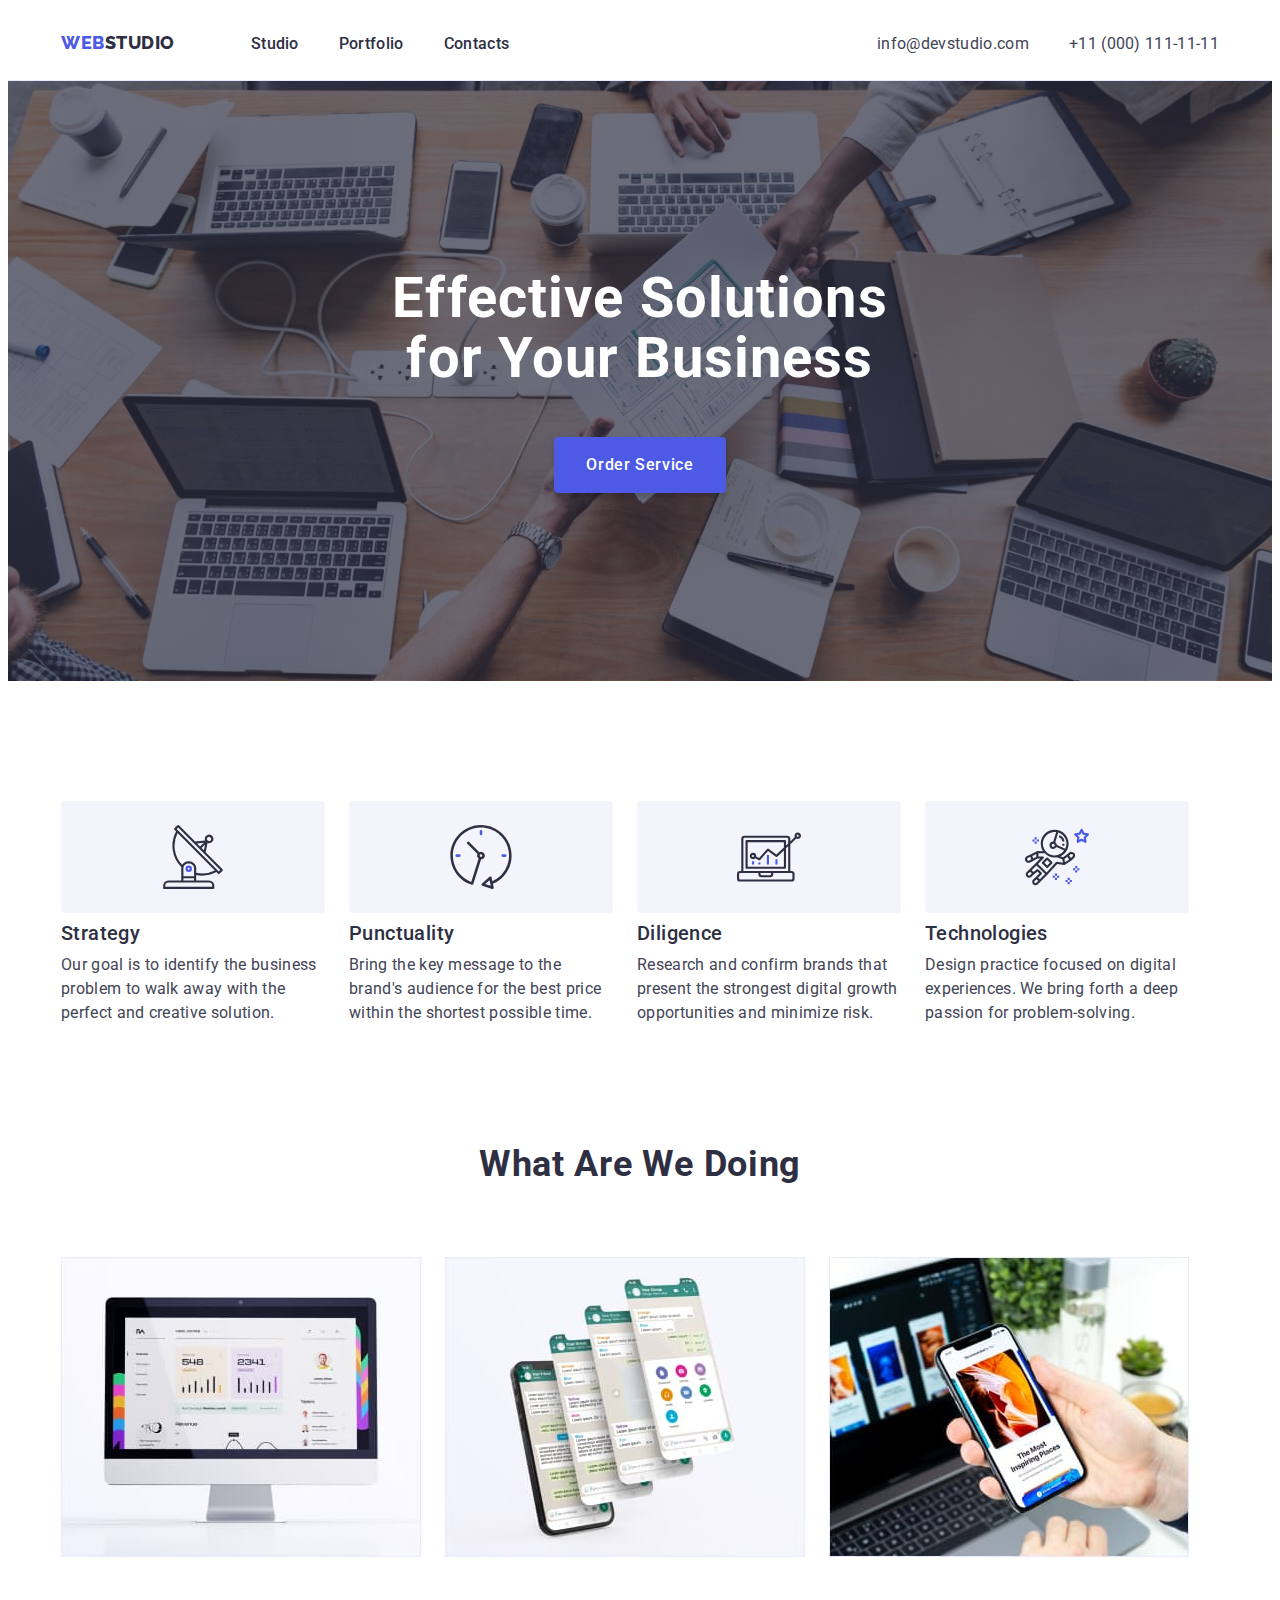
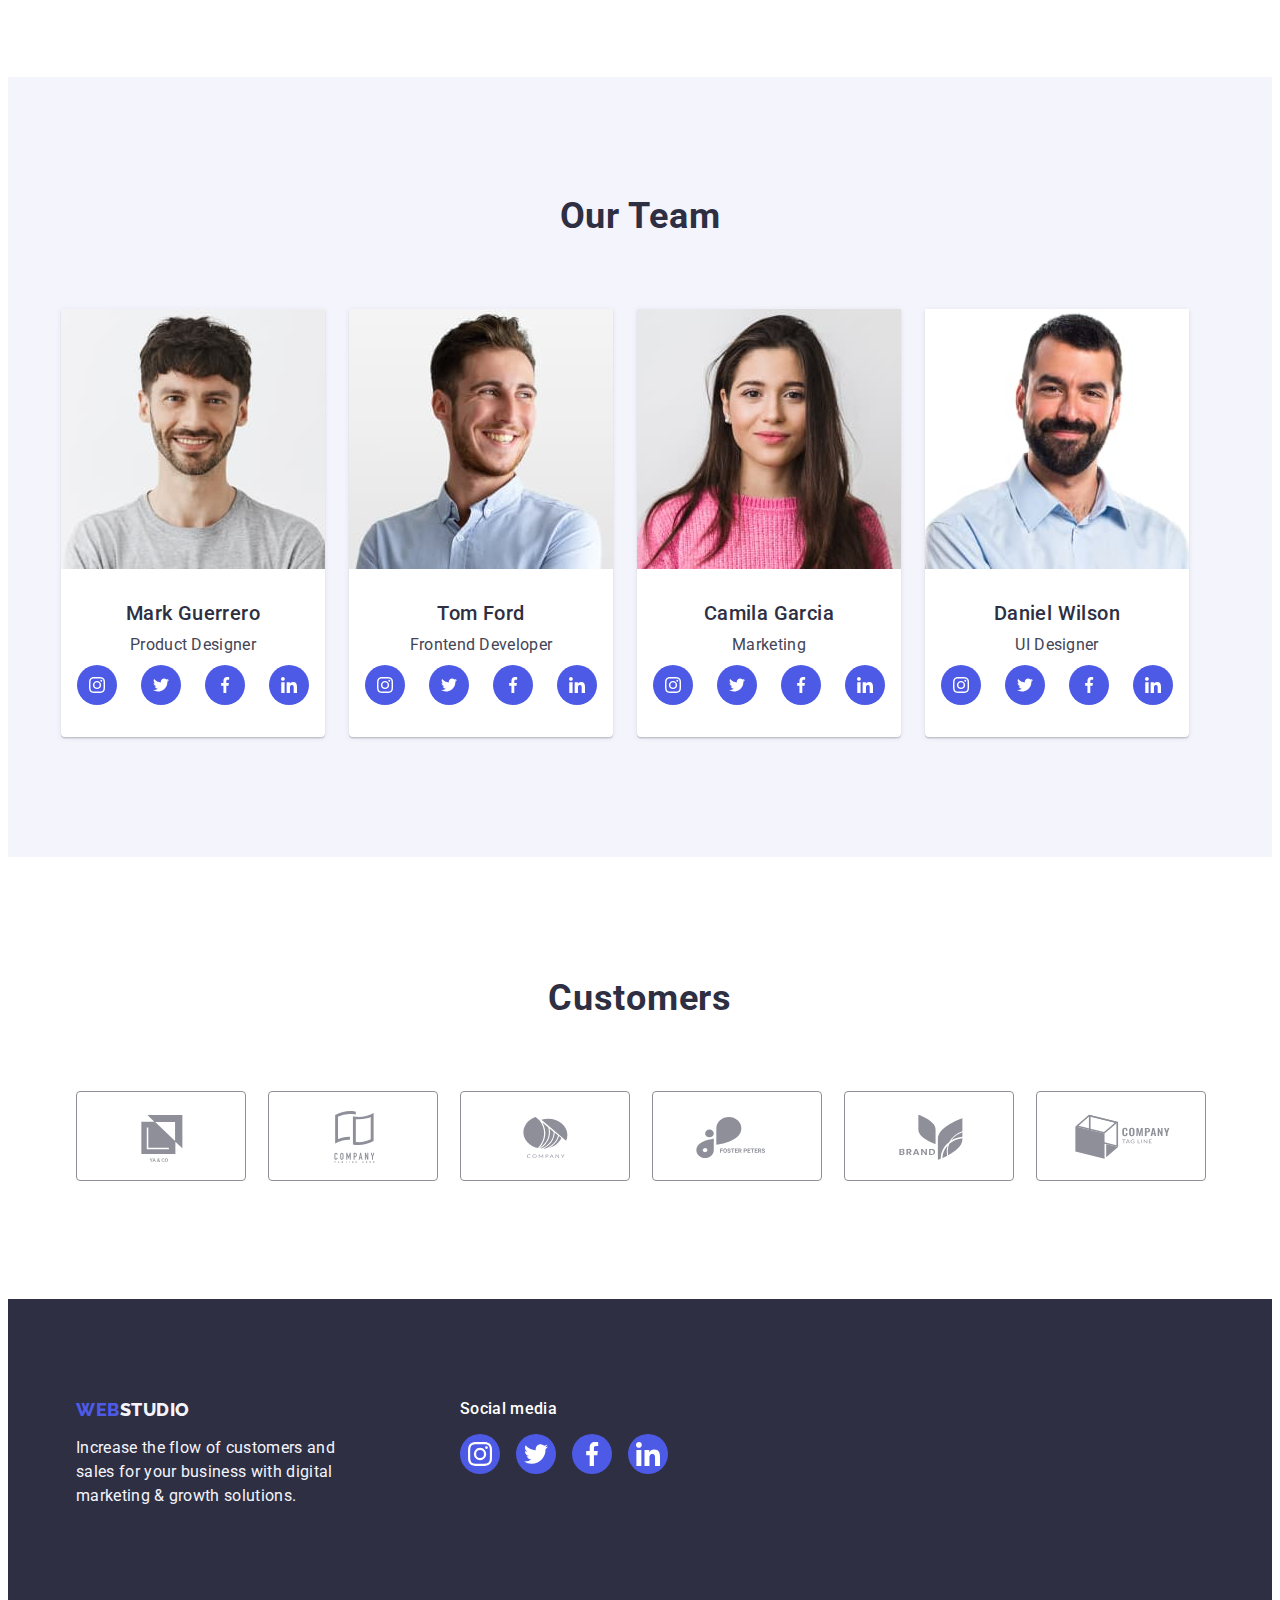
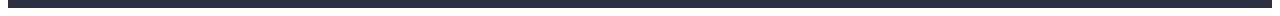
<file: index.html>
<!DOCTYPE html>
<html lang="en">
  <head>
    <meta charset="UTF-8" />
    <meta http-equiv="X-UA-Compatible" content="IE=edge" />
    <meta name="viewport" content="width=device-width, initial-scale=1.0" />
    <title>WebStudio</title>
    <link rel="preconnect" href="https://fonts.googleapis.com" />
    <link rel="preconnect" href="https://fonts.gstatic.com" crossorigin />
    <link
      href="https://fonts.googleapis.com/css2?family=Raleway:wght@800&family=Roboto:wght@400;500;700;900&display=swap"
      rel="stylesheet"
    />
    <link rel="stylesheet" href="./css/styles.css" />
    <link
      rel="stylesheet"
      href="https://cdnjs.cloudflare.com/ajax/libs/modern-normalize/1.1.0/modern-normalize.min.css"
      integrity="sha512-wpPYUAdjBVSE4KJnH1VR1HeZfpl1ub8YT/NKx4PuQ5NmX2tKuGu6U/JRp5y+Y8XG2tV+wKQpNHVUX03MfMFn9Q=="
      crossorigin="anonymous"
      referrerpolicy="no-referrer"
    />
    <link rel="stylesheet" href="./css/styles.css" />
  </head>
  <body>
    <header class="header">
      <div class="container">
        <nav class="header-navigation">
          <a class="header-logo link" href="./index.html"
            >Web<span class="logo-start">Studio</span></a
          >
          <ul class="header-list list">
            <li class="header-item">
              <a class="header-link link" href="./index.html">Studio</a>
            </li>
            <li class="header-item">
              <a class="header-link link" href="./portfolio.html">Portfolio</a>
            </li>
            <li class="header-item">
              <a class="header-link link" href="">Contacts</a>
            </li>
          </ul>
        </nav>
        <address class="adr">
          <ul class="list">
            <li>
              <a class="header-address link" href="mailto:info@devstudio.com"
                >info@devstudio.com</a
              >
            </li>
            <li>
              <a class="header-address link" href="tel:+110001111111"
                >+11 (000) 111-11-11</a
              >
            </li>
          </ul>
        </address>
      </div>
    </header>
    <main>
      <section class="hero">
        <div class="container cont-align">
          <h1 class="hero-name">Effective Solutions for Your Business</h1>
          <button class="hero-btn" type="button">Order Service</button>
        </div>
      </section>
      <section class="our-staks">
        <div class="container">
          <h2 hidden class="hidden-name">We are the Best</h2>
          <ul class="goals list">
            <li class="goals-item">
              <div class="goal-pic">
                <svg class="goal-icon" width="64" height="64">
                  <use href="./images/icons.svg#icon-antenna-1"></use>
                </svg>
              </div>
              <h3 class="goal-title">Strategy</h3>
              <p class="goal-text">
                Our goal is to identify the business problem to walk away with
                the perfect and creative solution.
              </p>
            </li>
            <li class="goals-item">
              <div class="goal-pic">
                <svg class="goal-icon" width="64" height="64">
                  <use href="./images/icons.svg#icon-clock-1"></use>
                </svg>
              </div>
              <h3 class="goal-title">Punctuality</h3>
              <p class="goal-text">
                Bring the key message to the brand's audience for the best price
                within the shortest possible time.
              </p>
            </li>
            <li class="goals-item">
              <div class="goal-pic">
                <svg class="goal-icon" width="64" height="64">
                  <use href="./images/icons.svg#icon-diagram-1"></use>
                </svg>
              </div>
              <h3 class="goal-title">Diligence</h3>
              <p class="goal-text">
                Research and confirm brands that present the strongest digital
                growth opportunities and minimize risk.
              </p>
            </li>
            <li class="goals-item">
              <div class="goal-pic">
                <svg class="goal-icon" width="64" height="64">
                  <use href="./images/icons.svg#icon-astronaut-1"></use>
                </svg>
              </div>
              <h3 class="goal-title">Technologies</h3>
              <p class="goal-text">
                Design practice focused on digital experiences. We bring forth a
                deep passion for problem-solving.
              </p>
            </li>
          </ul>
        </div>
      </section>
      <section class="work">
        <div class="container">
          <h2 class="work-title">What are we doing</h2>
          <ul class="work-list-all list">
            <li class="work-title-item">
              <img src="./images/img1rz.jpg" alt="pic 1" width="360" />
            </li>
            <li class="work-title-item">
              <img src="./images/img2rz.jpg" alt="pic 2" width="360" />
            </li>
            <li class="work-title-item">
              <img src="./images/img3rz.jpg" alt="pic 3" width="360" />
            </li>
          </ul>
        </div>
      </section>
      <section class="team">
        <div class="container">
          <h2 class="team-title">Our Team</h2>
          <ul class="team-list list">
            <li class="team-item">
              <img src="./images/our-team1.jpg" alt="buba 1" width="264" />
              <div class="photo-title">
                <h3 class="team-member">Mark Guerrero</h3>
                <p class="team-member-text">Product Designer</p>
                <ul class="team-soc-list list">
                  <li class="team-soc-item">
                    <a href="" class="team-oc-link link">
                      <svg class="team-soc-icon" width="16" height="16">
                        <use href="./images/icons.svg#icon-instagram"></use>
                      </svg>
                    </a>
                  </li>
                  <li class="team-soc-item">
                    <a href="" class="team-oc-link link">
                      <svg class="team-soc-icon" width="16" height="16">
                        <use href="./images/icons.svg#icon-twitter"></use>
                      </svg>
                    </a>
                  </li>
                  <li class="team-soc-item">
                    <a
                      href="https://t.me/Slav_onliner"
                      class="team-oc-link link"
                    >
                      <svg class="team-soc-icon" width="16" height="16">
                        <use href="./images/icons.svg#icon-facebook"></use>
                      </svg>
                    </a>
                  </li>
                  <li class="team-soc-item">
                    <a href="" class="team-oc-link link">
                      <svg class="team-soc-icon" width="16" height="16">
                        <use href="./images/icons.svg#icon-linkedin"></use>
                      </svg>
                    </a>
                  </li>
                </ul>
              </div>
            </li>
            <li class="team-item">
              <img src="./images/our-team3.jpg" alt="buba 2" width="264" />
              <div class="photo-title">
                <h3 class="team-member">Tom Ford</h3>
                <p class="team-member-text">Frontend Developer</p>
                <ul class="team-soc-list list">
                  <li class="team-soc-item">
                    <a href="" class="team-oc-link link">
                      <svg class="team-soc-icon" width="16" height="16">
                        <use href="./images/icons.svg#icon-instagram"></use>
                      </svg>
                    </a>
                  </li>
                  <li class="team-soc-item">
                    <a href="" class="team-oc-link link"
                      ><svg class="team-soc-icon" width="16" height="16">
                        <use href="./images/icons.svg#icon-twitter"></use>
                      </svg>
                    </a>
                  </li>
                  <li class="team-soc-item">
                    <a href="" class="team-oc-link link"
                      ><svg class="team-soc-icon" width="16" height="16">
                        <use href="./images/icons.svg#icon-facebook"></use>
                      </svg>
                    </a>
                  </li>
                  <li class="team-soc-item">
                    <a href="" class="team-oc-link link">
                      <svg class="team-soc-icon" width="16" height="16">
                        <use href="./images/icons.svg#icon-linkedin"></use>
                      </svg>
                    </a>
                  </li>
                </ul>
              </div>
            </li>
            <li class="team-item">
              <img src="./images/our-team2.jpg" alt="buba 3" width="264" />
              <div class="photo-title">
                <h3 class="team-member">Camila Garcia</h3>
                <p class="team-member-text">Marketing</p>
                <ul class="team-soc-list list">
                  <li class="team-soc-item">
                    <a href="" class="team-oc-link link">
                      <svg class="team-soc-icon" width="16" height="16">
                        <use href="./images/icons.svg#icon-instagram"></use>
                      </svg>
                    </a>
                  </li>
                  <li class="team-soc-item">
                    <a href="" class="team-oc-link link">
                      <svg class="team-soc-icon" width="16" height="16">
                        <use href="./images/icons.svg#icon-twitter"></use>
                      </svg>
                    </a>
                  </li>
                  <li class="team-soc-item">
                    <a href="" class="team-oc-link link"
                      ><svg class="team-soc-icon" width="16" height="16">
                        <use href="./images/icons.svg#icon-facebook"></use>
                      </svg>
                    </a>
                  </li>
                  <li class="team-soc-item">
                    <a href="" class="team-oc-link link">
                      <svg class="team-soc-icon" width="16" height="16">
                        <use href="./images/icons.svg#icon-linkedin"></use>
                      </svg>
                    </a>
                  </li>
                </ul>
              </div>
            </li>
            <li class="team-item">
              <img src="./images/our-team4.jpg" alt="buba 4" width="264" />
              <div class="photo-title">
                <h3 class="team-member">Daniel Wilson</h3>
                <p class="team-member-text">UI Designer</p>
                <ul class="team-soc-list list">
                  <li class="team-soc-item">
                    <a href="" class="team-oc-link link">
                      <svg class="team-soc-icon" width="16" height="16">
                        <use href="./images/icons.svg#icon-instagram"></use>
                      </svg>
                    </a>
                  </li>
                  <li class="team-soc-item">
                    <a href="" class="team-oc-link link"
                      ><svg class="team-soc-icon" width="16" height="16">
                        <use href="./images/icons.svg#icon-twitter"></use>
                      </svg>
                    </a>
                  </li>
                  <li class="team-soc-item">
                    <a href="" class="team-oc-link link"
                      ><svg class="team-soc-icon" width="16" height="16">
                        <use href="./images/icons.svg#icon-facebook"></use>
                      </svg>
                    </a>
                  </li>
                  <li class="team-soc-item">
                    <a href="" class="team-oc-link link">
                      <svg class="team-soc-icon" width="16" height="16">
                        <use href="./images/icons.svg#icon-linkedin"></use>
                      </svg>
                    </a>
                  </li>
                </ul>
              </div>
            </li>
          </ul>
        </div>
      </section>
      <section class="customers">
        <div class="customers-container container">
          <h2 class="customers-name">Customers</h2>
          <ul class="customers-list list">
            <li class="customer-item">
              <a href="" class="customer-link link">
                <svg class="customer-icon" width="104" height="56">
                  <use href="./images/icons.svg#icon-Logo"></use>
                </svg>
              </a>
            </li>
            <li class="customer-item">
              <a href="" class="customer-link link">
                <svg class="customer-icon" width="104" height="56">
                  <use href="./images/icons.svg#icon-Logo-1"></use>
                </svg>
              </a>
            </li>
            <li class="customer-item">
              <a href="" class="customer-link link">
                <svg class="customer-icon" width="104" height="56">
                  <use href="./images/icons.svg#icon-Logo-2"></use>
                </svg>
              </a>
            </li>
            <li class="customer-item">
              <a href="" class="customer-link link">
                <svg class="customer-icon" width="104" height="56">
                  <use href="./images/icons.svg#icon-Logo-3"></use>
                </svg>
              </a>
            </li>
            <li class="customer-item">
              <a href="" class="customer-link link">
                <svg class="customer-icon" width="104" height="56">
                  <use href="./images/icons.svg#icon-Logo-4"></use>
                </svg>
              </a>
            </li>
            <li class="customer-item">
              <a href="" class="customer-link link">
                <svg class="customer-icon" width="104" height="56">
                  <use href="./images/icons.svg#icon-Logo-5"></use>
                </svg>
              </a>
            </li>
          </ul>
        </div>
      </section>
    </main>
    <footer class="footer">
      <div class="footer-align container">
        <div class="footer-width">
          <a class="footer-logo link" href="./index.html"
            >Web<span class="footer-logo-start">Studio</span>
          </a>
          <p class="footer-text">
            Increase the flow of customers and sales for your business with
            digital marketing & growth solutions.
          </p>
        </div>
        <div class="footer-social">
          <p class="footer-soc-name">Social media</p>
          <ul class="footer-soc-list list">
            <li class="team-soc-item">
              <a href="" class="footer-oc-link link">
                <svg class="team-soc-icon" width="24" height="24">
                  <use href="./images/icons.svg#icon-instagram"></use>
                </svg>
              </a>
            </li>
            <li class="team-soc-item">
              <a href="" class="footer-oc-link link"
                ><svg class="team-soc-icon" width="24" height="24">
                  <use href="./images/icons.svg#icon-twitter"></use>
                </svg>
              </a>
            </li>
            <li class="team-soc-item">
              <a href="" class="footer-oc-link link"
                ><svg class="team-soc-icon" width="24" height="24">
                  <use href="./images/icons.svg#icon-facebook"></use>
                </svg>
              </a>
            </li>
            <li class="team-soc-item">
              <a href="" class="footer-oc-link link">
                <svg class="team-soc-icon" width="24" height="24">
                  <use href="./images/icons.svg#icon-linkedin"></use>
                </svg>
              </a>
            </li>
          </ul>
        </div>
      </div>
    </footer>
  </body>
</html>
</file>
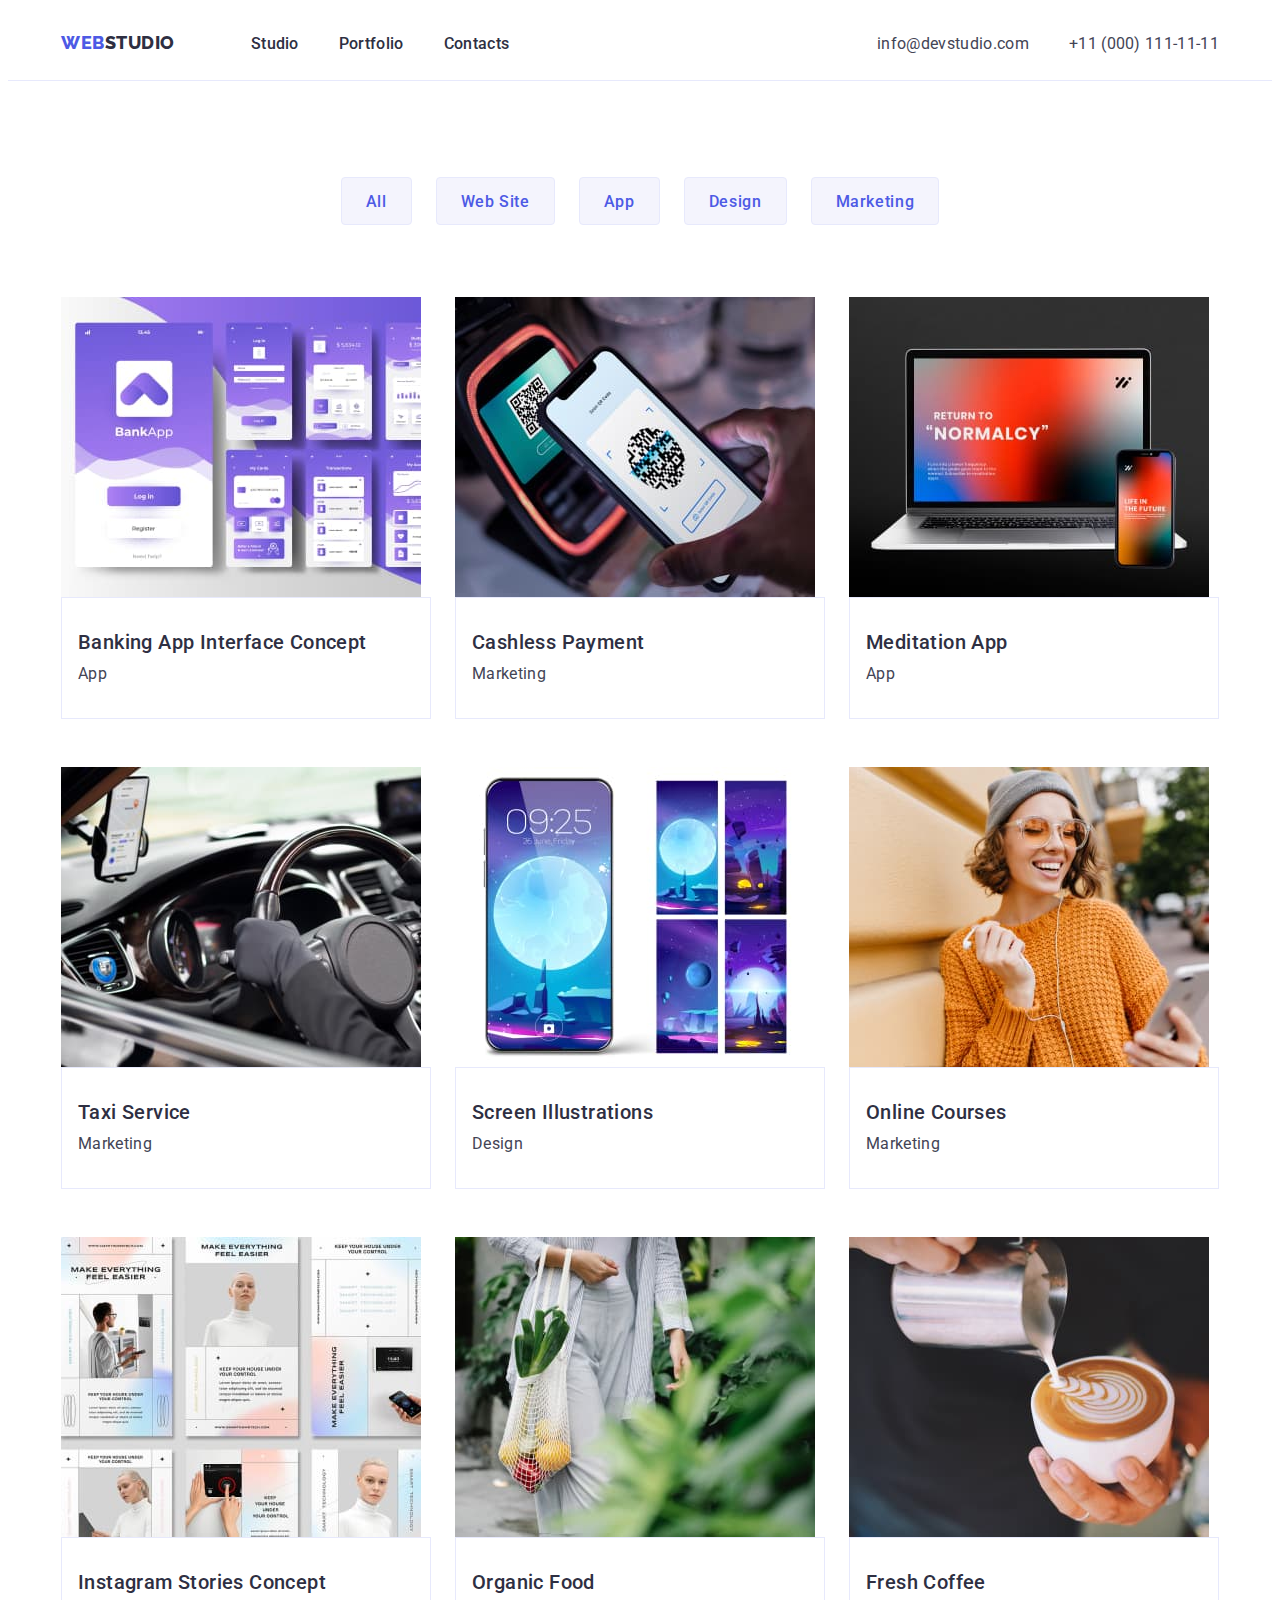
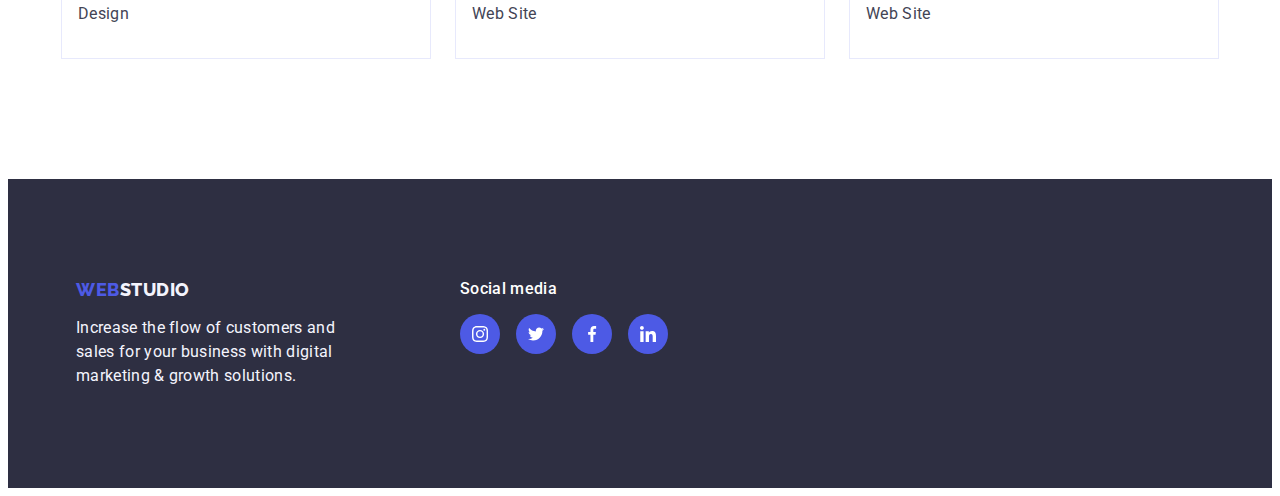
<file: portfolio.html>
<!DOCTYPE html>
<html lang="en">
  <head>
    <meta charset="UTF-8" />
    <meta http-equiv="X-UA-Compatible" content="IE=edge" />
    <meta name="viewport" content="width=device-width, initial-scale=1.0" />
    <title>WebStudio</title>
    <link rel="preconnect" href="https://fonts.googleapis.com" />
    <link rel="preconnect" href="https://fonts.gstatic.com" crossorigin />
    <link
      href="https://fonts.googleapis.com/css2?family=Raleway:wght@800&family=Roboto:wght@400;500;700;900&display=swap"
      rel="stylesheet"
    />
    <link
      rel="stylesheet"
      href="https://cdnjs.cloudflare.com/ajax/libs/modern-normalize/1.1.0/modern-normalize.min.css"
      integrity="sha512-wpPYUAdjBVSE4KJnH1VR1HeZfpl1ub8YT/NKx4PuQ5NmX2tKuGu6U/JRp5y+Y8XG2tV+wKQpNHVUX03MfMFn9Q=="
      crossorigin="anonymous"
      referrerpolicy="no-referrer"
    />
    <link rel="stylesheet" href="./css/styles.css" />
  </head>
  <body>
    <header class="header">
      <div class="container">
        <nav class="header-navigation">
          <a class="header-logo link" href="./index.html"
            >Web<span class="logo-start">Studio</span></a
          >
          <ul class="header-list list">
            <li class="header-item">
              <a class="header-link link" href="./index.html">Studio</a>
            </li>
            <li class="header-item">
              <a class="header-link link" href="./portfolio.html">Portfolio</a>
            </li>
            <li class="header-item">
              <a class="header-link link" href="">Contacts</a>
            </li>
          </ul>
        </nav>
        <address class="adr">
          <ul class="list">
            <li>
              <a class="header-address link" href="mailto:info@devstudio.com"
                >info@devstudio.com</a
              >
            </li>
            <li>
              <a class="header-address link" href="tel:+110001111111"
                >+11 (000) 111-11-11</a
              >
            </li>
          </ul>
        </address>
      </div>
    </header>
    <main>
      <section class="filters">
        <div class="container">
          <h1 hidden>Filtering</h1>
          <ul class="filter-list list">
            <li><button class="filter-btn" type="button">All</button></li>
            <li><button class="filter-btn" type="button">Web Site</button></li>
            <li><button class="filter-btn" type="button">App</button></li>
            <li><button class="filter-btn" type="button">Design</button></li>
            <li><button class="filter-btn" type="button">Marketing</button></li>
          </ul>
          <!-- </div> -->
          <!-- </section> -->
          <!-- <section class="search-results"> -->
          <!-- <div class="container"> -->
          <ul class="search-result list">
            <li class="cards">
              <a class="link" href=""
                ><img
                  src="./images/img-1-1-banking.jpg"
                  alt="BankApp screens"
                  width="360"
                />
                <div class="card-title">
                  <h2 class="card-name">Banking App Interface Concept </h2>
                  <p class="card-text">App</p></a>  
                </div>
            </li>

            <li class="cards">
              <a class="link" href="">
                <img
                  src="./images/img-1-2-cashless.jpg"
                  alt="QR scanning"
                  width="360"
                />
                <div class="card-title">
                  <h2 class="card-name">Cashless Payment</h2>
                  <p class="card-text">Marketing</p></a
              >
                </div>
            </li>
            <li class="cards">
              <a class="link" href=""
                ><img
                  src="./images/img-1-3-meditation.jpg"
                  alt="notebook and phone whith  Normalcy app"
                  width="360"
                />
                <div class="card-title">
                  <h2 class="card-name">Meditation App</h2>
                  <p class="card-text">App</p></a
              >
                </div>
            </li>
            <li class="cards">
              <a class="link" href="">
                <img
                  src="./images/img-2-1-taxi.jpg"
                  alt="car dashboard"
                  width="360"
                />
                <div class="card-title">
                  <h2 class="card-name">Taxi Service</h2>
                  <p class="card-text">Marketing</p></a
              >
                </div>
            </li>
            <li class="cards">
              <a class="link" href="">
                <img
                  src="./images/img-2-2-screen.jpg"
                  alt="Moon picture screens"
                  width="360"
                />
                <div class="card-title">
                  <h2 class="card-name">Screen Illustrations</h2>
                  <p class="card-text">Design</p></a
              >
                </div>
            </li>
            <li class="cards">
              <a class="link" href="">
                <img
                  src="./images/img-2-3-courses.jpg"
                  alt="a gerl whith smartphone"
                  width="360"
                />
                <div class="card-title">
                  <h2 class="card-name">Online Courses</h2>
                  <p class="card-text">Marketing</p></a
              >
                </div>
            </li>
            <li class="cards">
              <a class="link" href="">
                <img
                  src="./images/img-3-1-insta.jpg"
                  alt="smarthome screens"
                  width="360"
                />
                <div class="card-title">
                  <h2 class="card-name">Instagram Stories Concept</h2>
                  <p class="card-text">Design</p></a
              >
                </div>
            </li>
            <li class="cards">
              <a class="link" href="">
                <img
                  src="./images/img-3-2-organic.jpg"
                  alt="a human with vegatables bag"
                  width="360"
                />
                <div class="card-title">
                  <h2 class="card-name">Organic Food</h2>
                  <p class="card-text">Web Site</p></a
              >
                </div>
            </li>
            <li class="cards">
              <a class="link" href="">
                <img
                  src="./images/img-3-3-coffee.jpg"
                  alt="a  cup of coffee"
                  width="360"
                />
                <div class="card-title">
                  <h2 class="card-name">Fresh Coffee</h2>
                  <p class="card-text">Web Site</p></a
              >
                </div>
            </li>
          </ul>
        </div>
      </section>


    </main>
    <footer class="footer">
      <div class="footer-align container">
        <div class="footer-width">
          <a class="footer-logo link" href="./index.html"
            >Web<span class="footer-logo-start">Studio</span>
          </a>
          <p class="footer-text">
            Increase the flow of customers and sales for your business with
            digital marketing & growth solutions.
          </p>
        </div>
        <div class="footer-social">
          <p class="footer-soc-name">Social media</p>
          <ul class="footer-soc-list list">
            <li class="team-soc-item">
              <a href="" class="footer-oc-link link">
                <svg class="team-soc-icon" width="16" height="16">
                  <use href="./images/icons.svg#icon-instagram"></use>
                </svg>
              </a>
            </li>
            <li class="team-soc-item">
              <a href="" class="footer-oc-link link"
                ><svg class="team-soc-icon" width="16" height="16">
                  <use href="./images/icons.svg#icon-twitter"></use>
                </svg>
              </a>
            </li>
            <li class="team-soc-item">
              <a href="" class="footer-oc-link link"
                ><svg class="team-soc-icon" width="16" height="16">
                  <use href="./images/icons.svg#icon-facebook"></use>
                </svg>
              </a>
            </li>
            <li class="team-soc-item">
              <a href="" class="footer-oc-link link">
                <svg class="team-soc-icon" width="16" height="16">
                  <use href="./images/icons.svg#icon-linkedin"></use>
                </svg>
              </a>
            </li>
          </ul>
        </div>
      </div>
    </footer>
  </body>
</html>
</file>
<file: css/styles.css>
:root {
    --cloud-color: #F4F4FD;
    --color-page: #FFFFFF;
    --header-color: #2E2F42;
    --iris-blue: #4d5ae5;
    --body-color: #434455;
    --hoverocus: #404bbf;

}

p, h1, h2, h3, h4 {
    margin: 0;
}

ul {
    margin: 0;
    padding-left: 0;
}

button {
    cursor: pointer;
}

address {
    font-style: normal;
}

img {
    display: block;
}

.container {
   width: 1158px;
   padding: 0 15px;
   margin: 0 auto;
}

body {
    font-family: Roboto, sans-serif;
    color: #434455;
    background-color: var(--color-page);

}

.list {
    list-style: none;
}

.link {
    text-decoration: none; 
}


.header {
    padding-top: 24px;
    padding-bottom: 24px;
    border-bottom: 1px solid #E7E9FC;
}

.header-navigation {
    display: flex;
    /* margin-right: auto; */
}

.logo-start {
    font-family: Raleway, sans-serif;
    font-weight: 800;
    font-size: 18px;
    line-height: 1.17;
    align-items: center;
    letter-spacing: 0.03em;
    text-transform: uppercase;
    color: var(--header-color);
}
.header-logo {
    font-family: Raleway, sans-serif;
    font-weight: 800;
    font-size: 18px;
    line-height: 1.17;
    align-items: center;
    letter-spacing: 0.03em;
    text-transform: uppercase;
    color: var(--iris-blue);
    margin-right: 76px;
}


.header-link {
    font-weight: 500;
    font-size: 16px;
    line-height: 1.5;
    letter-spacing: 0.02em;
    color: var(--header-color);
}

.header-link:hover,
.header-link:focus {
    color: var(--hoverocus);
}

.header-list {
    display: flex;
    gap: 40px;
}

.adr {
    font-style: normal;
}

.adr ul {
    display: flex;
    gap: 40px;
}

.header div {
    display: flex;
    justify-content: space-between;
  
}




.header-address { 
    font-size: 16px;
    line-height: 1.5;
    letter-spacing: 0.02em;
    color: var(--body-color);
    
}
.header-address:hover,
.header-address:focus {
    color: #404BBF;
}


.hero {
    padding-top: 188px;
    padding-bottom: 188px;
    background-color: var(--header-color);
    background-image: linear-gradient(
        rgba(46, 47, 66, 0.7), 
        rgba(46, 47, 66, 0.7)
        ), url("../images/bg-image.jpg");
    
    background-repeat: no-repeat;
    background-position: center;
    /* background-size: cover; */
    max-width: 1440px;
    margin: 0 auto;

}

.cont-align {
    display: flex;
    flex-direction: column;
    align-items: center;
}


.hero-name {
    text-align: center;
    font-weight: 700;
    font-size: 56px;
    line-height: 1.07;
    letter-spacing: 0.02em;
    color: #FFFFFF;
    max-width: 496px;
    
}

.hero-btn {
    font-family: inherit;
    font-weight: 500;
    font-size: 16px;
    line-height: 1.5;
    display: flex;
    align-items: center;
    letter-spacing: 0.04em;
    color: #FFFFFF;
    background-color: #4D5AE5;
    cursor: pointer;
    padding: 16px 32px;
    border-radius: 4px;
    box-shadow: 0px 4px 4px rgba(0, 0, 0, 0.15);
    border: none;
    margin: 0 auto;
    margin-top: 48px;
}

.hero-btn:hover,
.hero-btn:focus {
    background-color: #404BBF;
}


.goals {
    display: flex;
    gap: 24px;
}


.goals-item {
    width: 264px;
}


.our-staks {
    padding-top: 120px;
    padding-bottom: 120px;
   
}

.goal-title {
    font-weight: 500;
    font-size: 20px;
    line-height: 1.2;
    letter-spacing: 0.02em;
    color: var(--header-color);
    margin-bottom: 8px;
    
        
}

.goal-text {
    font-size: 16px;
    line-height: 1.5;
    letter-spacing: 0.02em;
    
}

.goal-pic {
    width: 264px;
    height: 112px;
    display: flex;
    justify-content: center;
    align-items: center;
    background-color: #F4F4FD;
    border-radius: 4px;
    margin-bottom: 8px;
}


.work {
    padding-bottom: 120px;
}

.work-title {
font-weight: 700;
font-size: 36px;
line-height: 1.11;
text-align: center;
letter-spacing: 0.02em;
text-transform: capitalize;
color: var(--header-color);
margin-bottom: 72px;
}

.work-list-all {
    display: flex;
    gap: 24px;
}



.work-title-item {
    background-color: #FFFFFF;
}

/** ----------------- Team -----------*/

.team {
    background-color: #F4F4FD;
    padding-top: 120px;
    padding-bottom: 120px;
}

.team-list {
    display: flex;
    gap: 24px;
}



.team-item {
  background-color: #FFFFFF;
  box-shadow: 0px 1px 6px rgba(46, 47, 66, 0.08), 0px 1px 1px rgba(46, 47, 66, 0.16), 0px 2px 1px rgba(46, 47, 66, 0.08);
  border-radius: 0px 0px 4px 4px;
  flex: none;
  order: 1;
  flex-grow: 0;
  z-index: 1;


}


.team-title {
        font-weight: 700;
        font-size: 36px;
        line-height: 1.11;
        text-align: center;
        letter-spacing: 0.02em;
        text-transform: capitalize;
        color: var(--header-color);
        margin-bottom: 72px;
}


.photo-title {
    padding: 32px 0;
}
.team-member {
        font-weight: 500;
        font-size: 20px;
        line-height: 24px;
        color: var(--header-color);
        letter-spacing: 0.02em;
        text-align: center;
        
       
}

.team-member-text {
    font-size: 16px;
    line-height: 1.5;
    letter-spacing: 0.02em;
    text-align: center;
    
    margin-top: 8px;
    margin-bottom: 8px;
    
}

.team-soc-list {
    display: flex;
    justify-content: center;
    gap: 24px;
}

.team-soc-item {
    width: 40px;
    height: 40px;
}

.team-oc-link {
    width: 100%;
    height: 100%;
    border-radius: 50%;
    background-color: #4D5AE5;
    display: flex;
    align-items: center;
    justify-content: center;
    fill: white;

}

.team-oc-link:hover,
.team-oc-link:focus {
    background-color: #404BBF;
    /* fill: green; */
    outline: none;

}

/* .team-oc-link:hover > .team-soc-icon,
.team-oc-link:focus > .team-soc-icon {
    fill: red;

} */


/* .team-soc-icon {
   fill: currentColor
} */





/**-------------Customer-----------*/

.customers-container {
    margin: 120px 0 120px;
    display: flex;
    flex-direction: column;
    margin: 120px auto;
}

.customers-name {

    margin-bottom: 72px;
    font-weight: 700;
    font-size: 36px;
    line-height: 0, 11;
    text-align: center;
    letter-spacing: 0.02em;
    text-transform: capitalize;
    color: #2E2F42;
}

.customers-list {
    display: flex;
    justify-content: center;
    gap: 24px;
}

.customer-item {
    width: 168px;
    height: 88px;

}

.customer-link {
    width: 100%;
    height: 100%;
    background-color: #ffffff;
    display: flex;
    align-items: center;
    justify-content: center;
    fill: #8E8F99;
    border: 1px solid #8E8F99;
    border-radius: 4px;
    color: green;

}


.customer-link:hover,
.customer-link:focus {
    fill: #404BBF;
    border:1px solid #404BBF;
    outline: none;
}




/** --------------- Footer ---------*/

.footer {
    background-color:#2E2F42;
    padding-top: 100px;
    padding-bottom: 100px;
    /* display: flex;  */
    
    
}

.footer-align {
    display: flex;
}


.footer-width {
    padding-left: 15px;
    margin-right: 120px;
}

.footer-text {
        font-size: 16px;
        line-height: 1.5;
        letter-spacing: 0.02em;
        color: #F4F4FD;
        max-width: 264px;
}

.footer-logo {
    font-family: Raleway, sans-serif;
    font-style: normal;
    font-weight: 800;
    font-size: 18px;
    line-height: 1.17;
    display: flex;
    align-items: center;
    letter-spacing: 0.03em;
    text-transform: uppercase;
    color: var(--iris-blue);
    margin-bottom: 16px;
}

.footer-logo-start {
        
        font-style: normal;
        font-weight: 800;
        font-size: 18px;
        line-height: 1.17;
        display: flex;
        align-items: center;
        letter-spacing: 0.03em;
        text-transform: uppercase; 
        color: #f4f4fd;

}

.footer-soc-name {
    font-weight: 500;
    font-size: 16px;
    line-height: 1, 5;
    letter-spacing: 0.02em;
    color: #FFFFFF;
    margin-bottom: 16px;
}
.footer-soc-list {
    display: flex;
    gap: 16px;
}

.footer-oc-link {
    width: 100%;
    height: 100%;
    border-radius: 50%;
    background-color: #4D5AE5;
    display: flex;
    align-items: center;
    justify-content: center;
    fill: white;

}

.footer-oc-link:hover,
.footer-oc-link:focus {
    background-color: #31D0AA;
    /* fill: green; */
    outline: none;

}


/* -------------Portfolio page ----------------*/

.filters {
    padding-top: 96px;
    padding-bottom: 120px;
}

.filter-list {
    display: flex;
    justify-content: center;
    gap: 24px;
    margin-bottom: 72px;

}

.filter-btn {
    font-family: Roboto, sans-serif;
    font-weight: 500;
    font-size: 16px;
    line-height: 1.5;
    letter-spacing: 0.04em;
    color: var(--iris-blue);
    background-color: var(--cloud-color);
    cursor: pointer;
    border: 1px solid #E7E9FC;
    border-radius: 4px;
    padding: 12px 24px;
    height: 48px;
    
}
.filter-btn:hover,
.filter-btn:focus {
    color: #FFFFFF;
    outline: none;
    background-color: #404BBF;
    border: 1px solid #404BBF;
    box-shadow: 0px 4px 4px rgba(0, 0, 0, 0.15);    
}


.search-result {
    display: flex;
    flex-wrap: wrap;
    row-gap: 48px;
    column-gap: 24px;

}

.search-result li {
    width: calc((100% - 2 * 24px) / 3);
}


.cards {
    background: #FFFFFF;
    /* border-bottom: 1px solid #E7E9FC;  */
}


.cards:hover {
/* border: 1px solid #F4F4FD; */
box-shadow: 0px 1px 6px rgba(46, 47, 66, 0.08),
0px 1px 1px rgba(46, 47, 66, 0.16),
0px 2px 1px rgba(46, 47, 66, 0.08);
}


.card-title {
    padding: 32px 16px;
    border-right: 1px solid #E7E9FC;
    border-bottom: 1px solid #E7E9FC;
    border-left: 1px solid #E7E9FC;
    border-top: 1px solid #E7E9FC;
}

.card-name {
    font-weight: 500;
    font-size: 20px;
    line-height: 1.2;
    letter-spacing: 0.02em; 
    color: var(--header-color);
    margin-bottom: 8px;
}

.card-text {
    font-size: 16px;
    line-height: 1.5;
    letter-spacing: 0.02em;
    color: var(--body-color) ;
}
</file>
